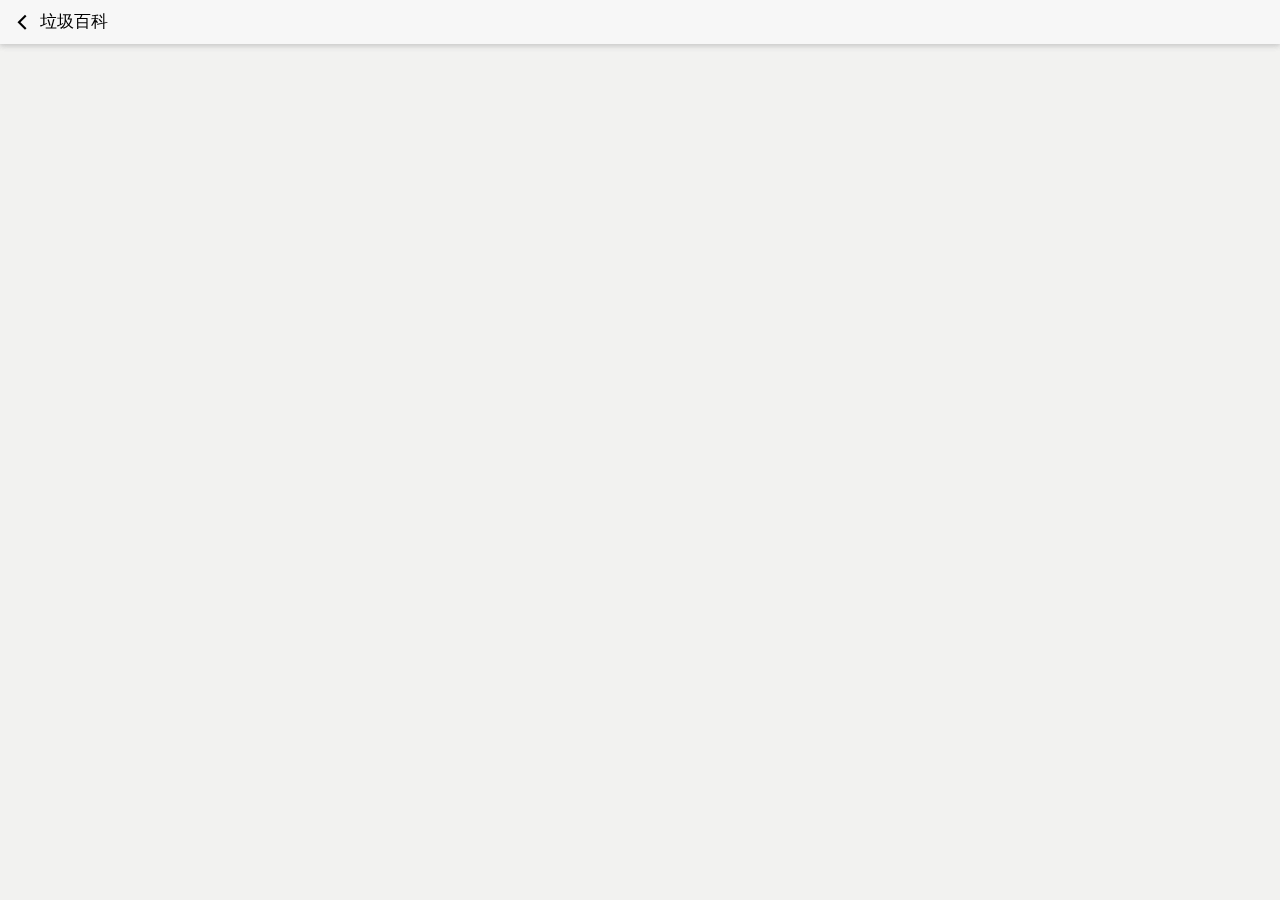
<file: class.html>
<!doctype html>
<html>

	<head>
		<meta charset="utf-8">
		<title></title>
		<meta name="viewport" content="width=device-width,initial-scale=1,minimum-scale=1,maximum-scale=1,user-scalable=no" />
		<link href="css/mui.css" rel="stylesheet" />
		<link rel="stylesheet" type="text/css" href="css/common.css"/>
		<link rel="stylesheet" type="text/css" href="css/class.css"/>
	</head>

	<body>
		<header class="mui-bar mui-bar-nav">
			<header class="mui-bar mui-bar-nav">
				<a class="mui-action-back mui-icon mui-icon-left-nav mui-pull-left"></a>
				<h1 class="mui-title">垃圾百科</h1>
			</header>
		</header>
		
		<section>
			<div class="mui-slider">
			  <div class="mui-slider-group">
				<!-- 第一页 -->
			   <!-- <div class="mui-slider-item">
					<div id="class-title">
						<h2>可回收物</h2>
						<p>废纸张、废塑料、废玻璃制品、废金属、废织物等适宜回收、可循环利用的生活废弃物</p>
					</div>
					<div id="class-content">
						<ul>
							<li>laji</li>
							<li>laji</li>
							<li>laji</li>
							<li>laji</li>
							<li>laji</li>
							<li>laji</li>
							<li>laji</li>
							<li>laji</li>
							<li>laji</li>
							<li>laji</li>		
						</ul>
					</div>
			    </div> -->
				<!-- 第一页结束 -->
			  </div>
			</div>
		</section>
	</body>
<script src="js/mui.js"></script>
<script src="js/flexible.js" type="text/javascript" charset="utf-8"></script>
<script src="js/class.js"></script>
</html>
</file>
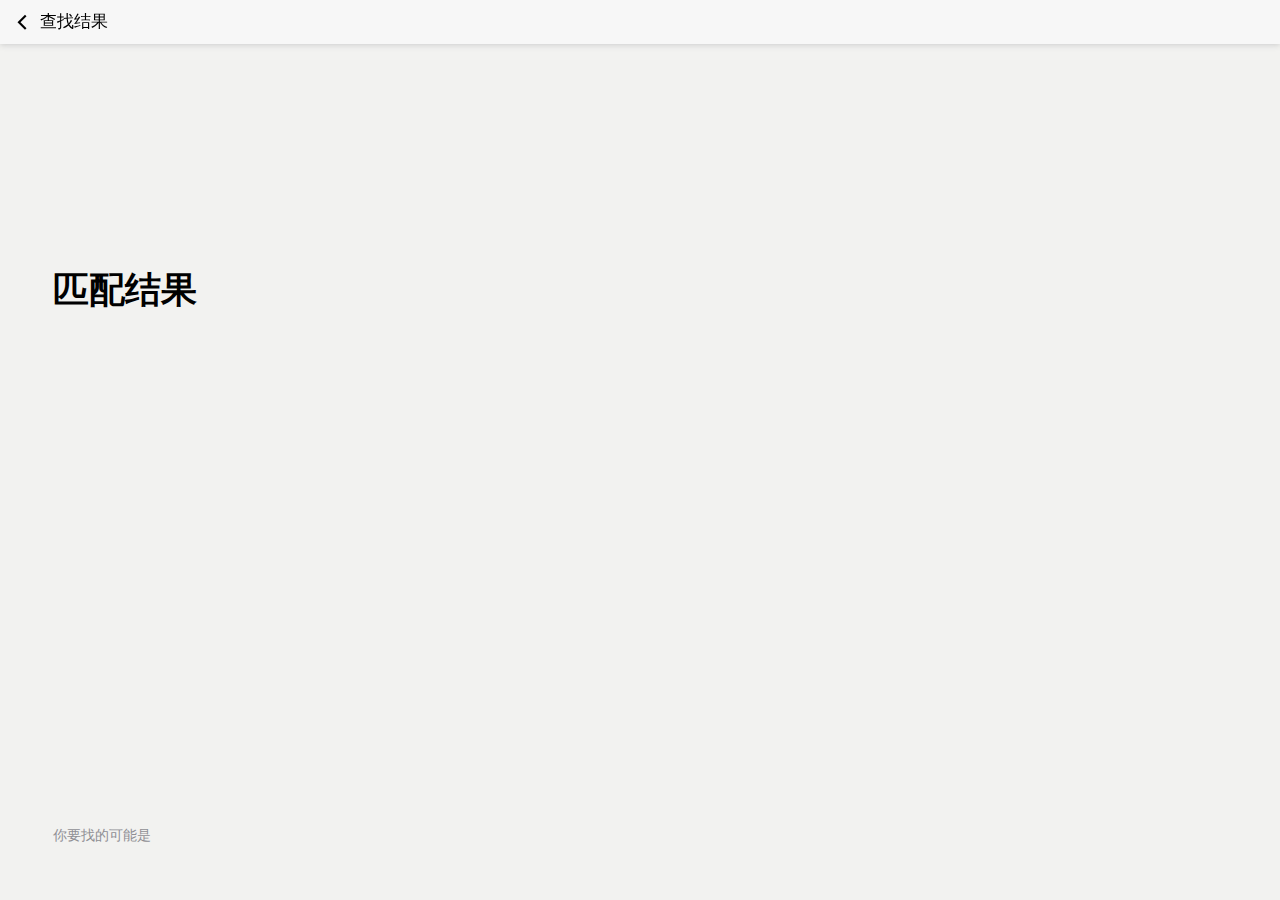
<file: detail.html>
<!doctype html>
<html>

	<head>
		<meta charset="utf-8">
		<title></title>
		<meta name="viewport" content="width=device-width,initial-scale=1,minimum-scale=1,maximum-scale=1,user-scalable=no" />
		<link href="css/mui.css" rel="stylesheet" />
		<link rel="stylesheet" type="text/css" href="css/detail.css"/>
		<link rel="stylesheet" type="text/css" href="css/common.css"/>
	</head>

	<body>
		<header class="mui-bar mui-bar-nav">
			<a class="mui-action-back mui-icon mui-icon-left-nav mui-pull-left"></a>
			<h1 class="mui-title">查找结果</h1>
		</header>
		<section>
			<h1>匹配结果</h1>
			<div class="detail-title"></div>
			<div class="result">
				<p>你要找的可能是</p>
				<ul class="mui-table-view" id="result-ul"></ul>
			</div>
		</section>
	</body>
<script src="js/mui.js"></script>
<script src="js/flexible.js" type="text/javascript" charset="utf-8"></script>
<script src="js/detail.js"></script>
</html>
</file>
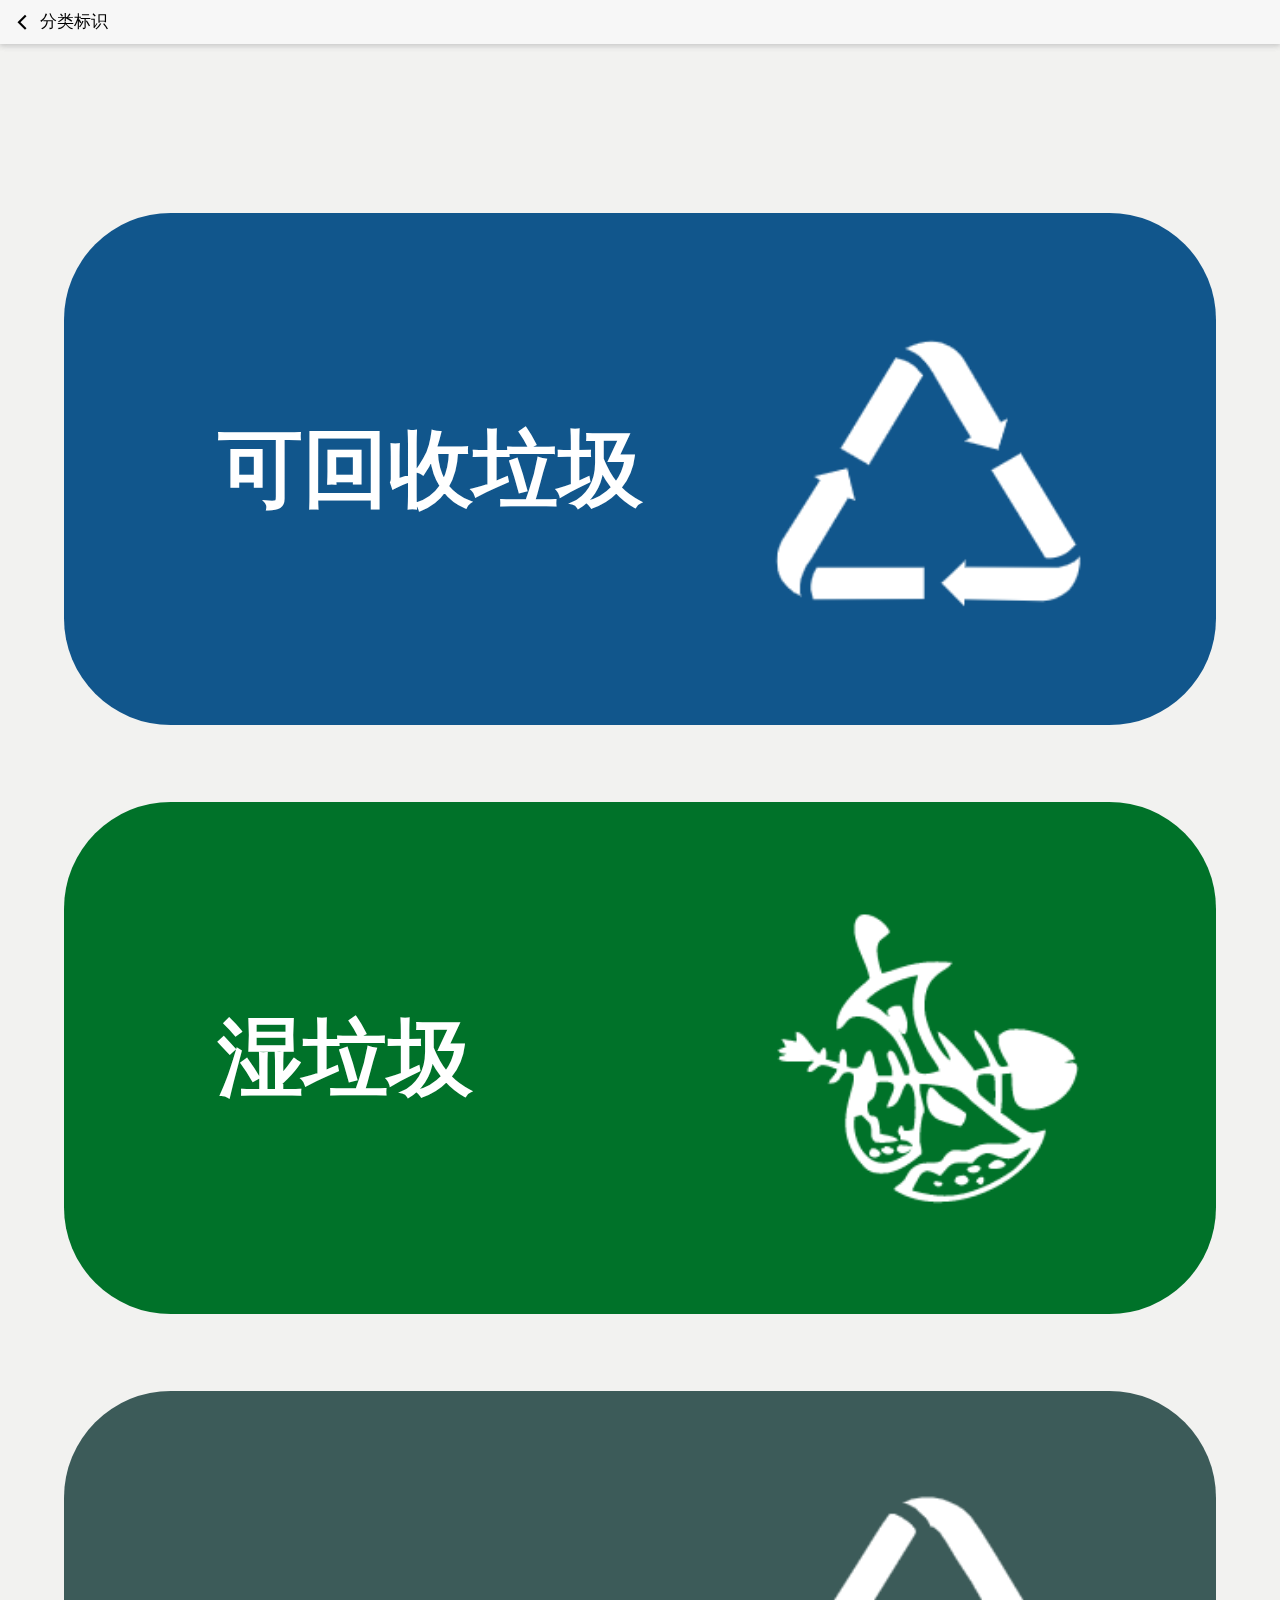
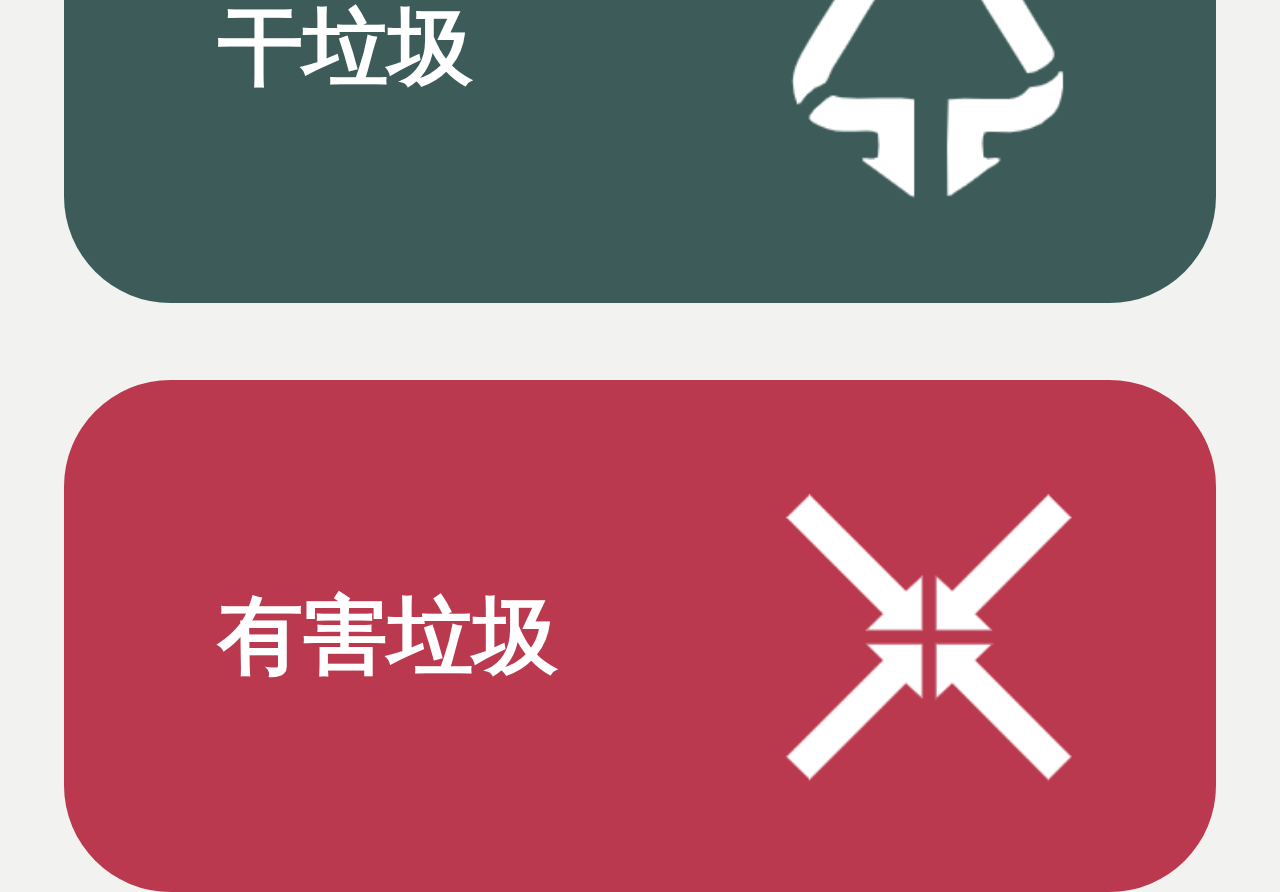
<file: logo.html>
<!doctype html>
<html>

	<head>
		<meta charset="utf-8">
		<title></title>
		<meta name="viewport" content="width=device-width,initial-scale=1,minimum-scale=1,maximum-scale=1,user-scalable=no" />
		<link href="css/mui.css" rel="stylesheet" />
		<link rel="stylesheet" type="text/css" href="css/common.css"/>
		<link rel="stylesheet" type="text/css" href="css/logo.css"/>
	</head>

	<body>
		<header class="mui-bar mui-bar-nav">
			<header class="mui-bar mui-bar-nav">
				<a class="mui-action-back mui-icon mui-icon-left-nav mui-pull-left"></a>
				<h1 class="mui-title">分类标识</h1>
			</header>
		</header>
		<section>
			<div id="logo-1" class="l-style">
				<h3>可回收垃圾</h3>
				<img src="img/1.png" >
			</div>
			<div id="logo-2" class="l-style">
				<h3>湿垃圾</h3>
				<img src="img/2.png" >
			</div>
			<div id="logo-3" class="l-style">
				<h3>干垃圾</h3>
				<img src="img/3.png" >
			</div>
			<div id="logo-4" class="l-style">
				<h3>有害垃圾</h3>
				<img src="img/4.png" >
			</div>
		</section>
	</body>
<script src="js/mui.js"></script>
<script src="js/flexible.js" type="text/javascript" charset="utf-8"></script>
<script type="text/javascript">
	mui.init()
</script>
</html>
</file>
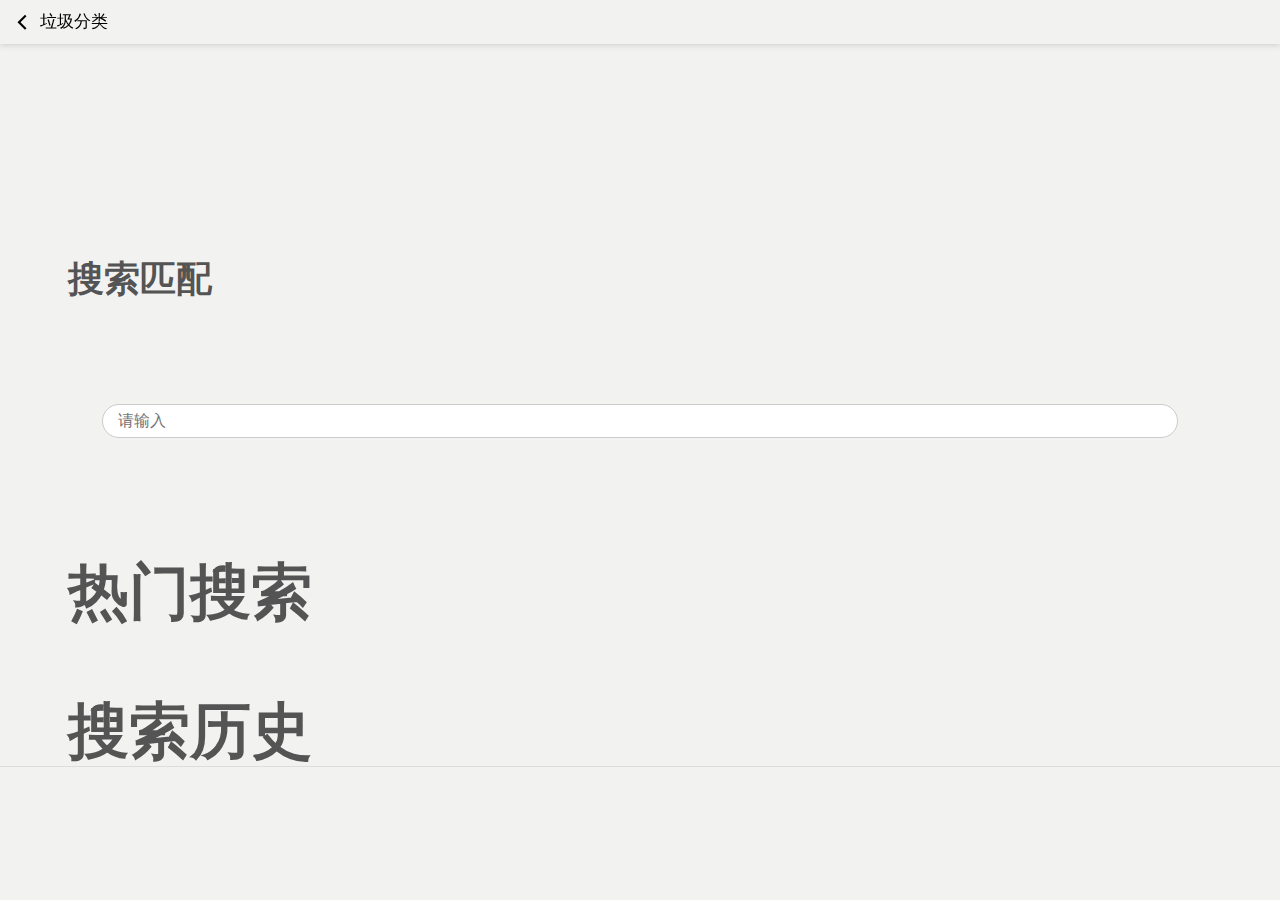
<file: search.html>
<!doctype html>
<html>
<head>
	<meta charset="utf-8">
	<title></title>
	<meta name="viewport" content="width=device-width,initial-scale=1,minimum-scale=1,maximum-scale=1,user-scalable=no" />
	<link href="css/mui.css" rel="stylesheet" />
	<link rel="stylesheet" href="css/iconfont.css">
	<link rel="stylesheet" href="css/common.css">
	<link rel="stylesheet" href="css/search.css">
</head>
<body>
	
<header class="mui-bar mui-bar-nav">
	<a class="mui-action-back mui-icon mui-icon-left-nav mui-pull-left"></a>
	<h1 class="mui-title">垃圾分类</h1>
</header>
<section>
	<h1>搜索匹配</h1>
	<div class='search-input'>
		<form action="" onsubmit="return false" id='formSearch'>
			<input type="search" placeholder="请输入" autofocus="autofocus" id='searchInput'/>
		</form>
	</div>
</section>
<section class='search-list'>
	<div class='hot-search'>
		<h3>热门搜索</h3>
		<ul id='hostSearch'></ul>
	</div>
	<div class='history-search'>
		<h3>搜索历史</h3>
		<ul class="mui-table-view" id='historyList'></ul>
	</div>
</section>
	
<script src="js/mui.js"></script>
<script src='js/flexible.js'></script>
<script src="js/search.js"></script>
</body>

</html>
</file>
<file: css/common.css>
*{
	margin: 0;
	padding: 0;
	
}
html,body{
	background-color: #F2F2F0;
	list-style: none;
}
</file>
<file: css/class.css>
header a{
	color: #000!important;
}

header .mui-title{
	text-align: left;
}

section{
	padding-top: 1.666666rem;
}

#class-title{
	width: 90%;
	height: 5rem;
	background-color: #007229;
	border-radius: 0.5rem;
	margin: auto;
	margin-bottom: 0.833333rem;
}

#class-title h3 {
	color: #fff;
	padding: 0.666666rem 0 0.416666rem 0.416666rem;
}

#class-title p{
	color: #fff;
	padding: 0 0.416666rem;
}

#class-content{
	width: 90%;
	height: 5rem;
	background-color: #ba394e;
	border-radius: 0.5rem;
	margin: auto;
	margin-bottom: 0.833333rem;
}

#class-content h3 {
	color: #fff;
	padding: 0.666666rem 0 0.416666rem 0.416666rem;
}

#class-content p{
	color: #fff;
	padding: 0 0.416666rem;
}

#class-content-1{
	width: 90%;
	height: 5rem;
	background-color: #11568c;
	border-radius: 0.5rem;
	margin: auto;
	margin-bottom: 0.833333rem;
}

#class-content-1 h3 {
	color: #fff;
	padding: 0.666666rem 0 0.416666rem 0.416666rem;
}

#class-content-1 p{
	color: #fff;
	padding: 0 0.416666rem;
}
</file>
<file: css/detail.css>
header a{
	color: #000!important;
}

header .mui-title{
	text-align: left;
}

section h1{
	padding-top: 2.083333rem;
	padding-left: 0.416666rem;
}

section .detail-title{
	padding: 2rem 0;
	text-align: center;
}

section .detail-title p{
	font-size: 0.5rem;
}
section .detail-title h3{
	font-size: 0.833333rem;
}

section .result .mui-table-view{
	background-color: #F2F2F0;
}

section .mui-table-view:before,.mui-table-view:after{
	background-color: #F2F2F0!important;
}

section .result p{
	padding-left: 0.416666rem;
}
</file>
<file: css/logo.css>
header a{
	color: #000!important;
}

header .mui-title{
	text-align: left;
}

section{
	margin-top: 1.666666rem;
}

.l-style{
	position: relative;
	width: 90%;
	height:4rem;
	margin: auto;
	margin-top: 0.6rem;
	border-radius: 0.833333rem;
}

.l-style h3{
	color: #fff;
	line-height: 4rem;
	padding-left: 1.2rem;
	font-size: 0.666666rem;
}

.l-style img{
	position: absolute;
	right: 10%;
	top: 50%;
	margin-top: -15%;
	width: 30%;
}

#logo-1{background-color:rgb(17,86,140);}
#logo-2{background-color:rgb(0,114,41);}
#logo-3{background-color:rgb(60,91,89);}
#logo-4{background-color:rgb(186,57,78);}
</file>
<file: css/iconfont.css>
@font-face {font-family: "iconfont";
  src: url('../fonts/iconfont.eot?t=1613530212962'); /* IE9 */
  src: url('../fonts/iconfont.eot?t=1613530212962#iefix') format('embedded-opentype'), /* IE6-IE8 */
  url('../fonts/[data-uri]') format('woff2'),
  url('../fonts/iconfont.woff?t=1613530212962') format('woff'),
  url('../fonts/iconfont.ttf?t=1613530212962') format('truetype'), /* chrome, firefox, opera, Safari, Android, iOS 4.2+ */
  url('../fonts/iconfont.svg?t=1613530212962#iconfont') format('svg'); /* iOS 4.1- */
}

.iconfont {
  font-family: "iconfont" !important;
  font-size: 16px;
  font-style: normal;
  -webkit-font-smoothing: antialiased;
  -moz-osx-font-smoothing: grayscale;
}

.icon-tubiao13:before {
  content: "\e60d";
}

.icon-yuyin:before {
  content: "\e62f";
}

.icon-sousuo:before {
  content: "\e6b9";
}

.icon-lajizhan-s:before {
  content: "\e615";
}

.icon-guanyu:before {
  content: "\e60b";
}

.icon-shijian-xianxing:before {
  content: "\e63b";
}

.icon-huishou:before {
  content: "\e6cc";
}
</file>
<file: css/search.css>
.mui-bar{
	background-color: #F2F2F0!important;
}
.mui-title{
	text-align: left!important;
}
a,a:active {
    color: #000!important;
}
section h1{
	padding-top:2rem;
	padding-left:0.533333rem;
}
.search-input{
	padding:0.8rem;
}
.search-input input{
	text-align: left;
	border: 1px solid #ccc;
	border-radius: 50px;
	background-color: #fff;
}
.search-input input:focus{
	text-align: left;
}
section{
	color: #545454;
}
section h3{
	padding:0 0.533333rem;
	font-size:0.48rem;
}
.hot-search ul{
	display: flex;
	flex-wrap: wrap;
	padding-right: 0.533333rem;
}
.hot-search li{
	margin-left: 0.533333rem;
	margin-top: 0.266666rem;
	padding:0.053333rem 0.213333rem;
	font-size:0.32rem;
	background-color: #E2E2E2;
	list-style-type: none;
}
.history-search{
	padding-top:0.533333rem;
}
.history-search ul{
	padding:0 0.533333rem;
}
.mui-table-view{
	background-color: #F1F3F0;
}
.mui-table-view:before{
	height: 0px!important;
}
.mui-table-view-cell{
	padding:0.293333rem 0px!important;
}
.mui-table-view-cell > a:not(.mui-btn){
	margin:-0.293333rem 0px!important;
}
</file>
